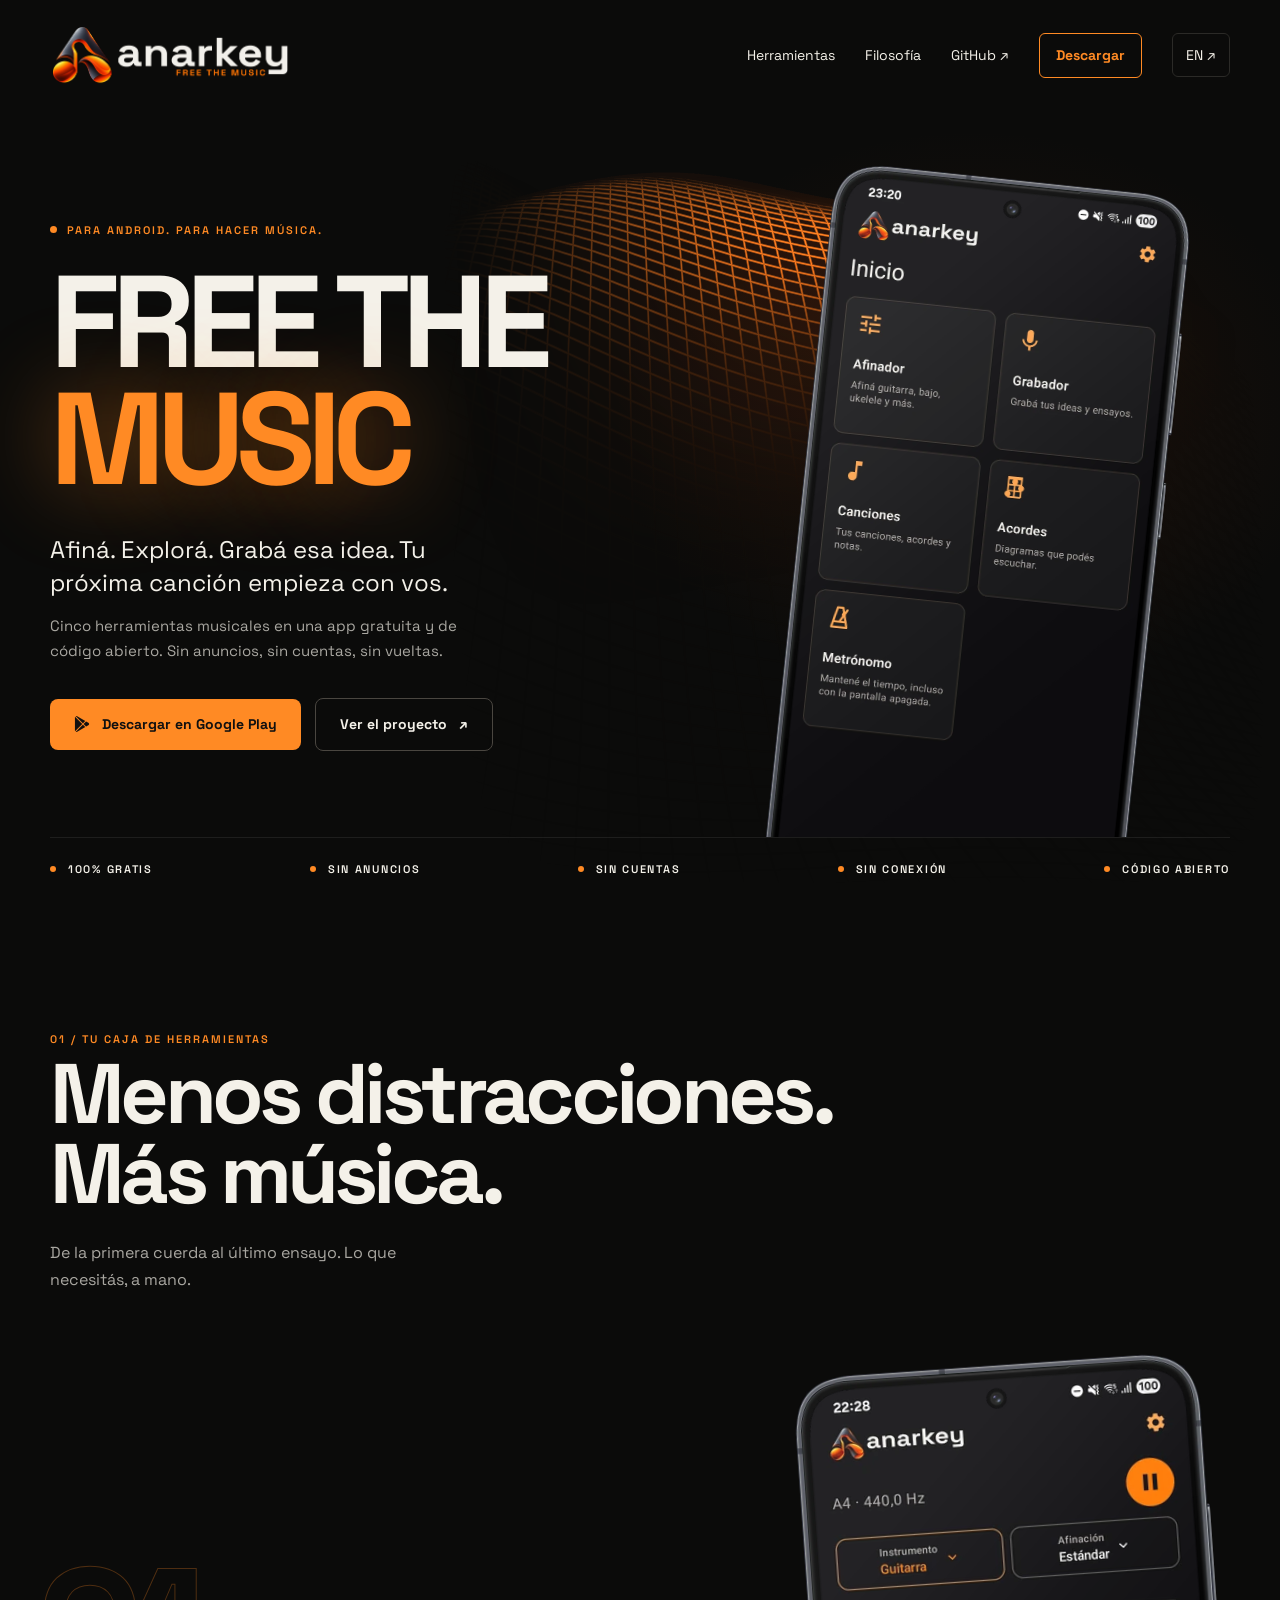
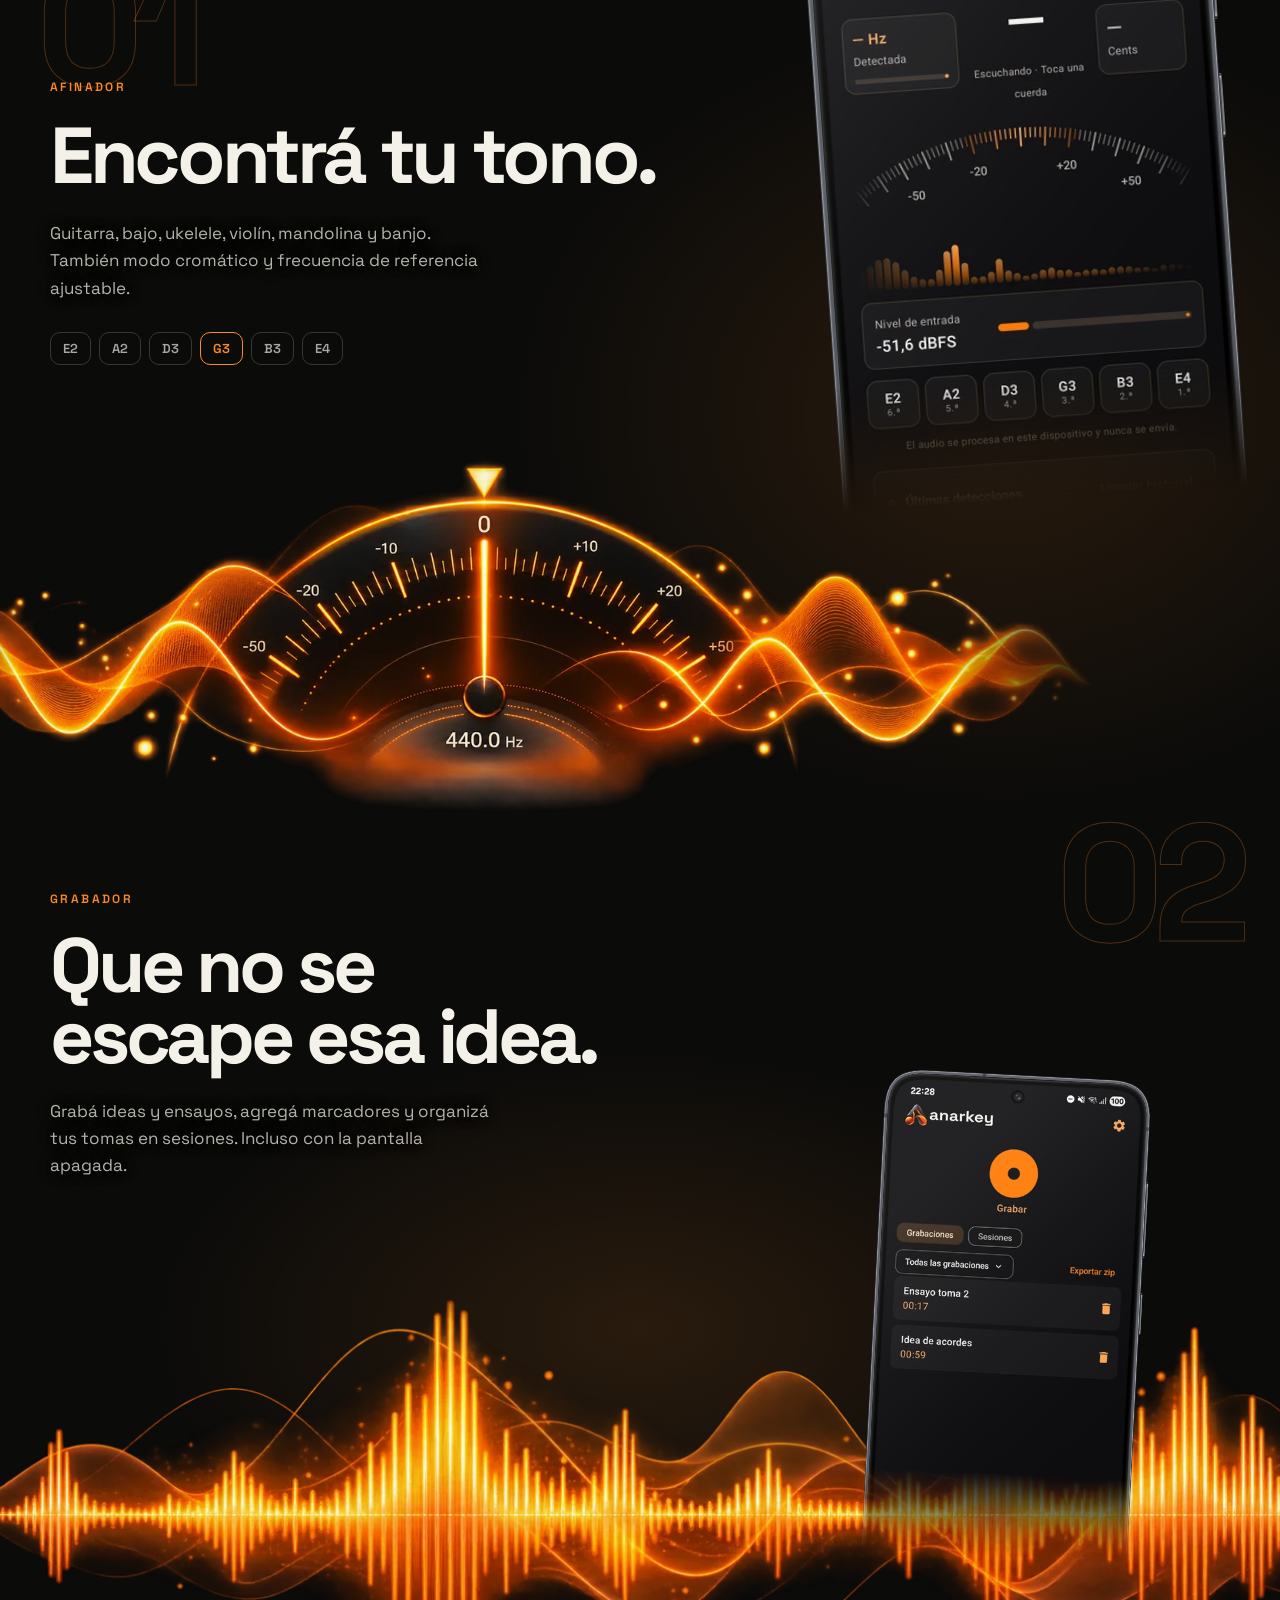
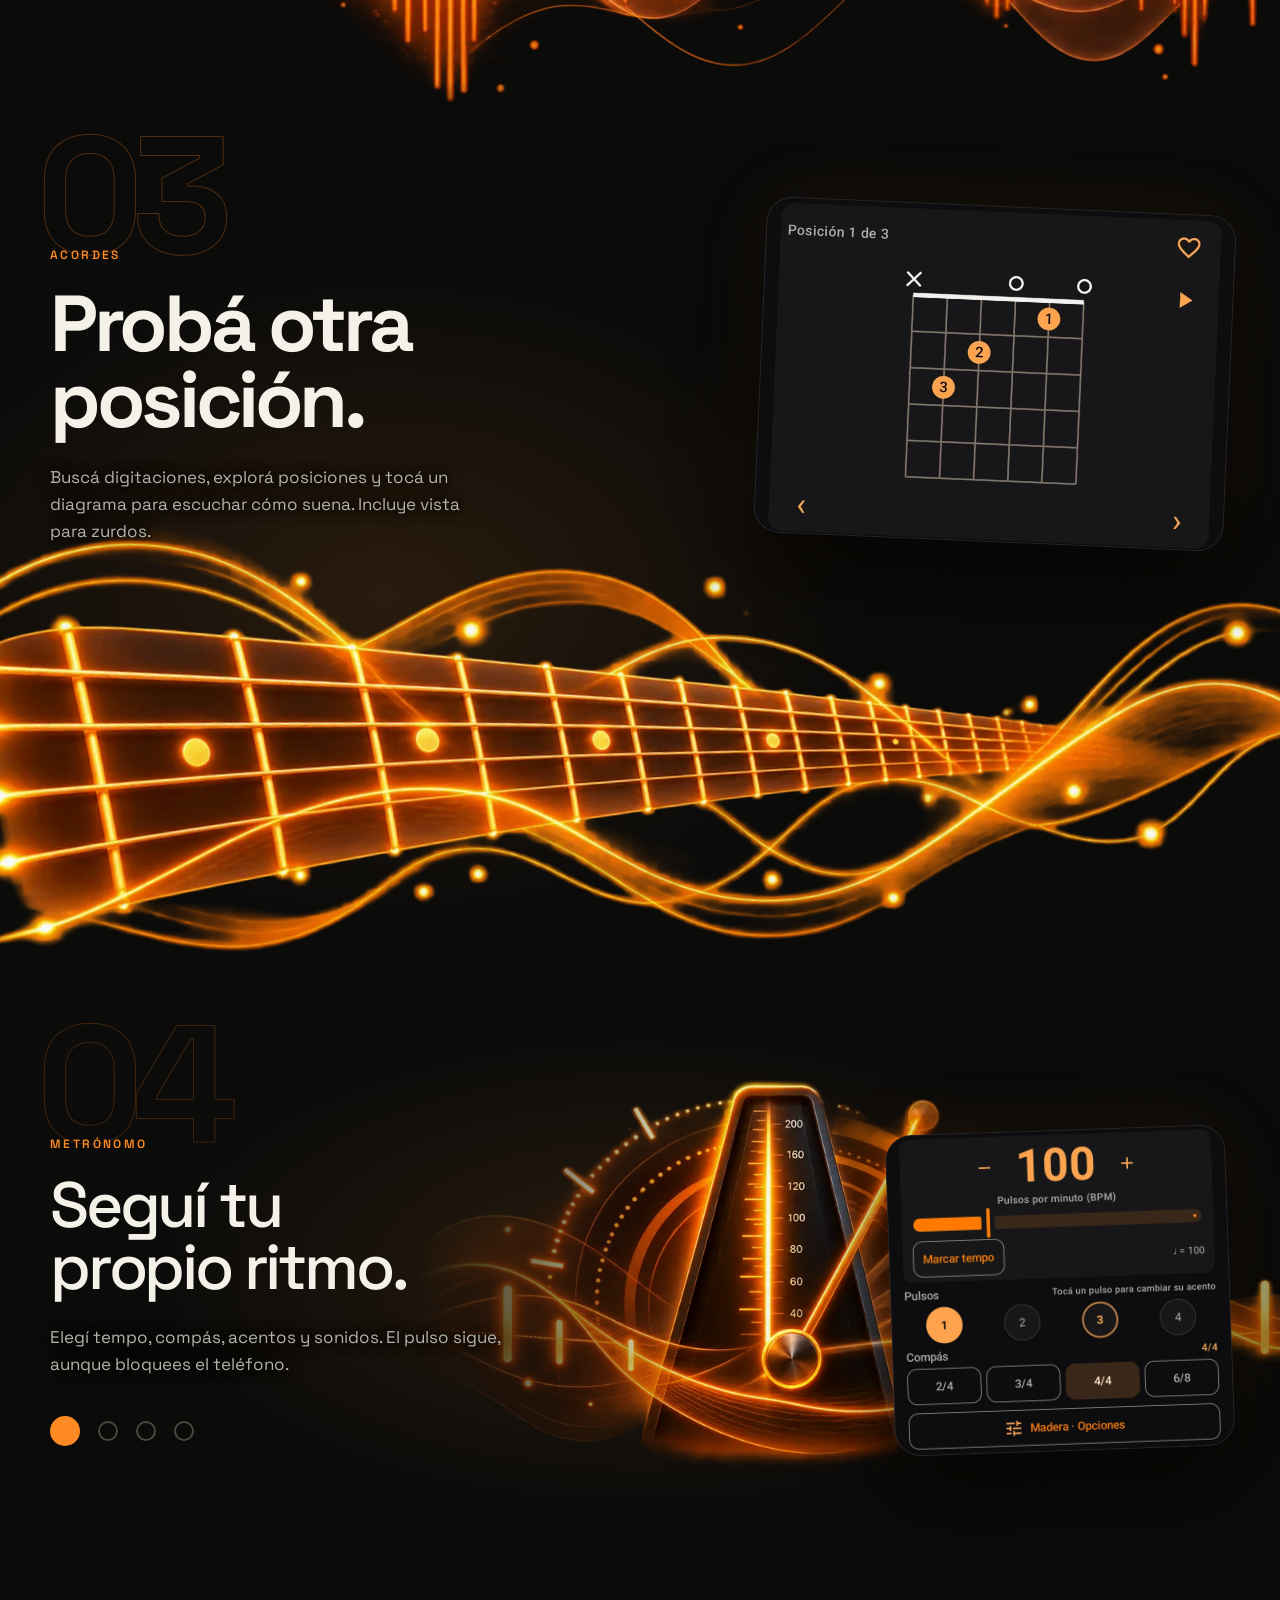
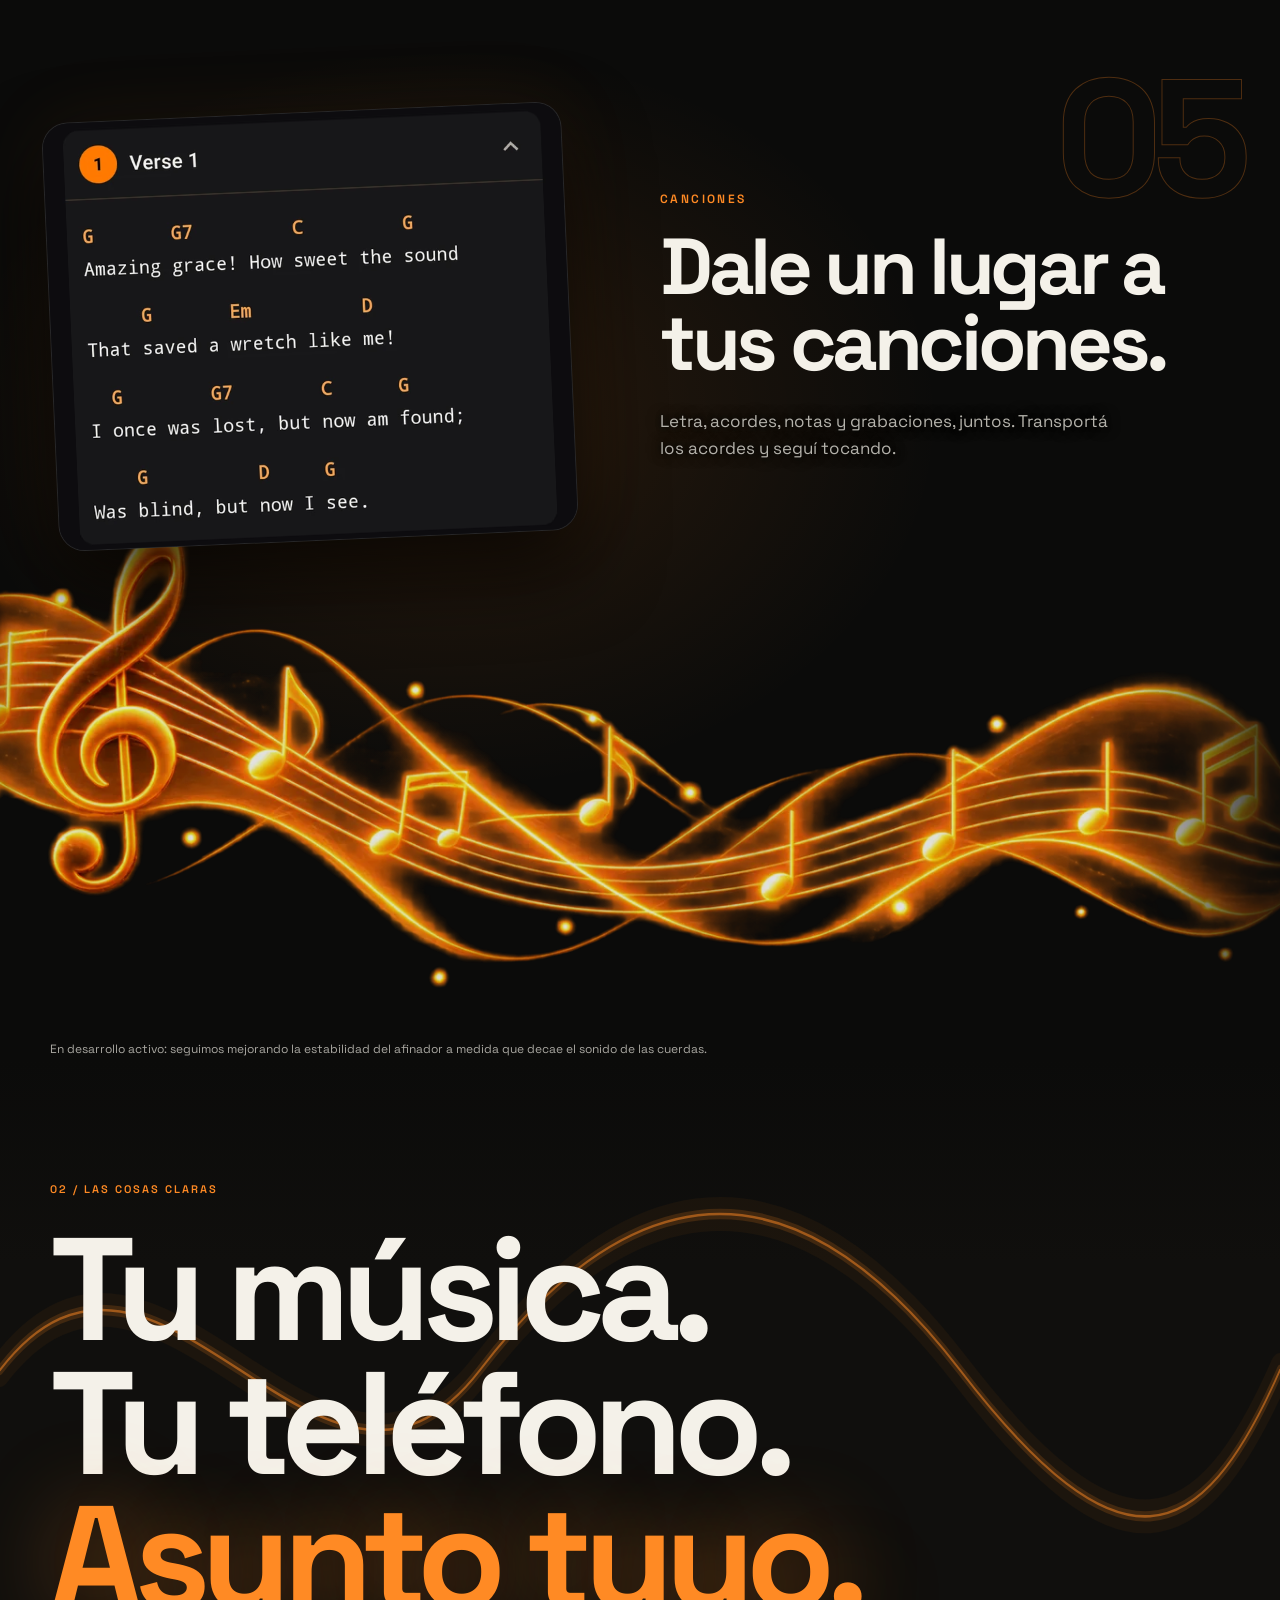
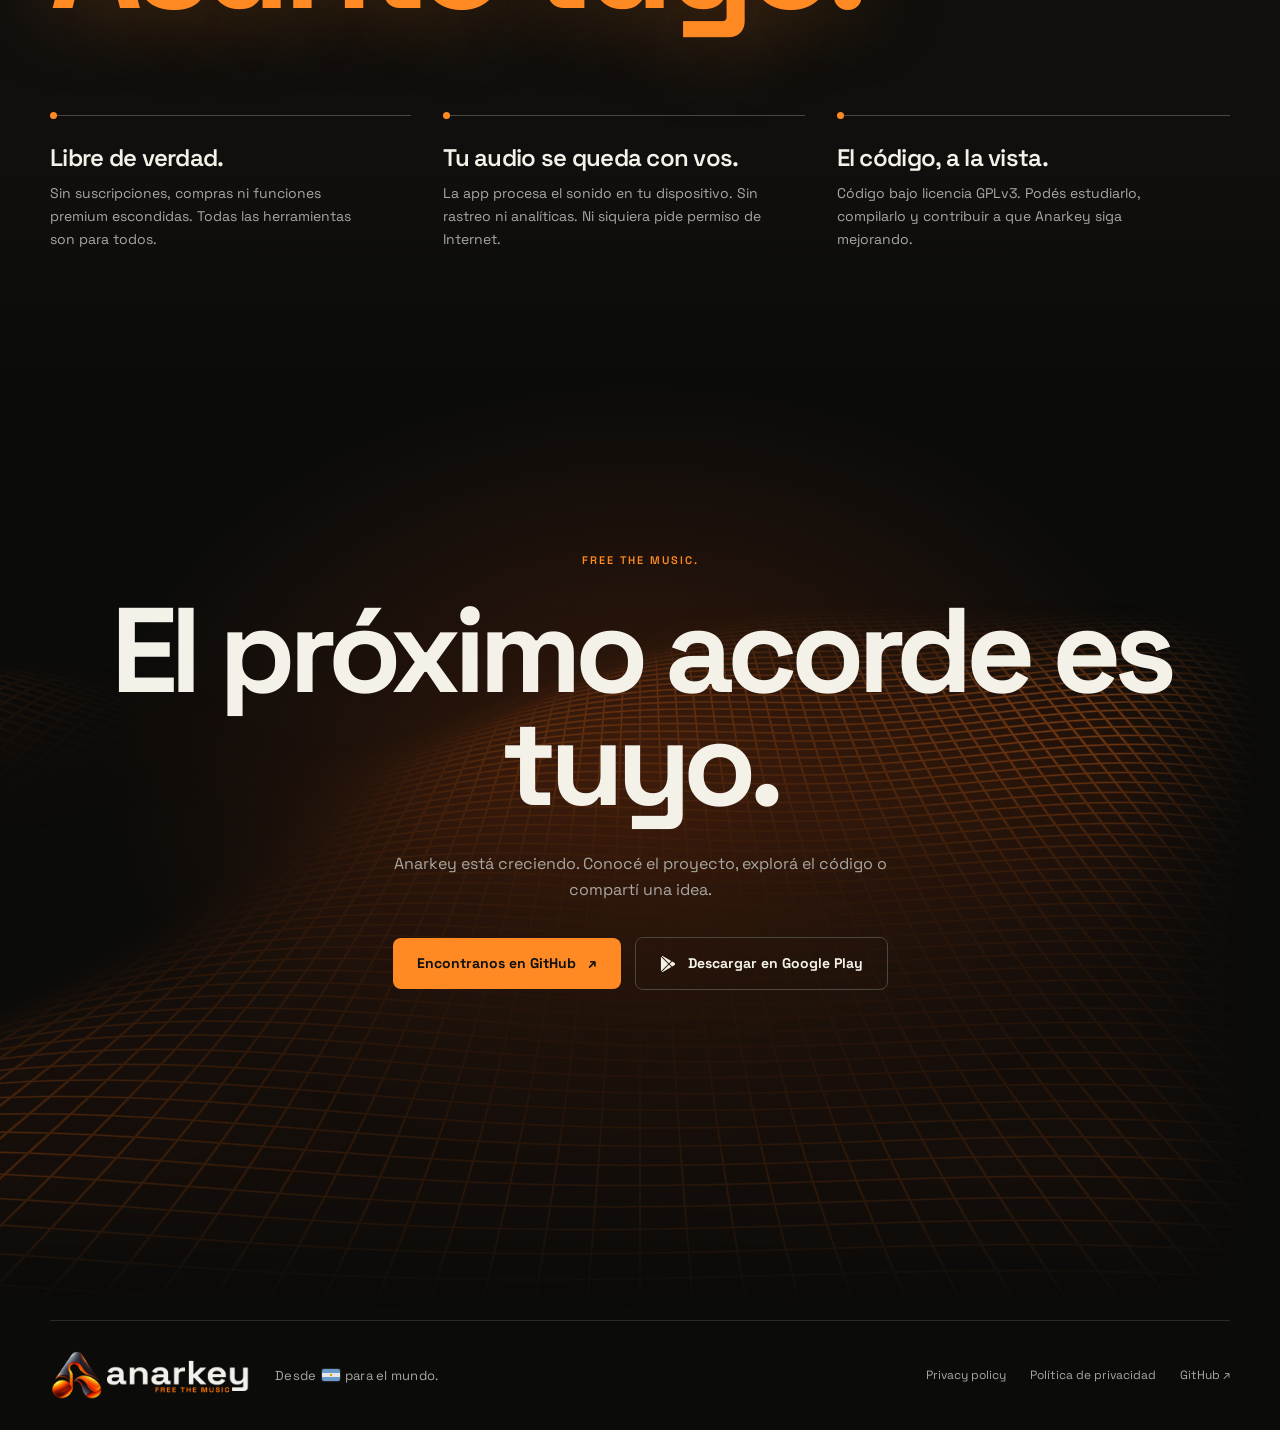
<file: docs/index.html>
<!doctype html>
<html lang="es"><head><meta charset="utf-8"><meta name="viewport" content="width=device-width, initial-scale=1"><meta name="google-play-url" content="https://play.google.com/store/apps/details?id=org.anarkey.app"><meta name="theme-color" content="#0b0b0a"><title>Anarkey — Free the music</title><link rel="canonical" href="https://pablopramparo.github.io/anarkey/"><meta name="description" content="Herramientas musicales gratuitas y de código abierto para Android. Afinador, grabador, canciones, acordes y metrónomo. Sin anuncios ni conexión."><link rel="icon" href="favicon.ico" sizes="48x48"><link rel="icon" type="image/png" sizes="48x48" href="assets/favicon-48.png"><link rel="icon" type="image/png" sizes="192x192" href="assets/favicon-192.png"><link rel="apple-touch-icon" href="assets/apple-touch-icon.png"><link rel="preload" href="assets/space-grotesk.ttf" as="font" type="font/ttf" crossorigin><script>document.documentElement.classList.add("js")</script><link rel="stylesheet" href="assets/site.css?v=53"><script src="assets/site.js?v=9" defer></script><script src="assets/surface.js?v=57" defer></script></head>
<body><a class="skip" href="#main"><span data-en="Skip to content">Saltar al contenido</span></a>
<header class="wrap header"><a class="brand" href="#" aria-label="Anarkey"><img src="assets/anarkey-logo-slogan.png" width="3921" height="960" alt="Anarkey — Free the music"></a><nav aria-label="Navegación principal"><a href="#tools"><span data-en="Tools">Herramientas</span></a><a href="#principles"><span data-en="Philosophy">Filosofía</span></a><a href="https://github.com/pablopramparo/anarkey" target="_blank" rel="noopener">GitHub ↗</a><a class="nav-play" data-google-play data-short aria-disabled="true"><span data-en="Download">Descargar</span></a><button id="language" type="button" aria-label="Switch to English" hidden>EN ↗</button></nav></header>

<main id="main">
<!-- HERO -->
<section class="hero">
  <div class="surface surface-hero" data-surface="hero" aria-hidden="true"><canvas></canvas></div>
  <div class="wrap hero-grid">
    <div class="hero-copy">
      <p class="eyebrow"><span class="status-dot"></span><span data-en="FOR ANDROID. FOR MAKING MUSIC.">PARA ANDROID. PARA HACER MÚSICA.</span></p>
      <h1>FREE THE<br><span>MUSIC</span></h1>
      <p class="intro"><span data-en="Tune up. Explore. Record that idea. Your next song starts with you.">Afiná. Explorá. Grabá esa idea. Tu próxima canción empieza con vos.</span></p>
      <p class="hero-detail"><span data-en="Five music tools in one free, open-source app. No ads, no accounts, no nonsense.">Cinco herramientas musicales en una app gratuita y de código abierto. Sin anuncios, sin cuentas, sin vueltas.</span></p>
      <div class="actions">
        <a class="button primary play-link" data-google-play aria-disabled="true"><span data-en="Coming soon on Google Play">Próximamente en Google Play</span></a>
        <a class="button ghost" href="https://github.com/pablopramparo/anarkey" target="_blank" rel="noopener"><span data-en="View the project">Ver el proyecto</span> ↗</a>
      </div>
    </div>
    <div class="hero-art">
      <div class="phone hero-phone"><div class="screen"><img data-screen="home" src="assets/screens/home-es-720.webp" srcset="assets/screens/home-es-360.webp 360w, assets/screens/home-es-720.webp 720w" sizes="(max-width:700px) 290px, 400px" width="360" height="800" alt="Pantalla de inicio de Anarkey, con sus cinco herramientas" data-alt-en="Anarkey home screen with its five tools" fetchpriority="high"></div></div>
    </div>
  </div>
    <ul class="wrap values" aria-label="Anarkey"><li data-en="100% FREE">100% GRATIS</li><li data-en="NO ADS">SIN ANUNCIOS</li><li data-en="NO ACCOUNTS">SIN CUENTAS</li><li data-en="WORKS OFFLINE">SIN CONEXIÓN</li><li data-en="OPEN SOURCE">CÓDIGO ABIERTO</li></ul>
</section>

<!-- TOOLS -->
<section id="tools" class="tools">
  <div class="wrap tools-head reveal">
    <p class="eyebrow"><span data-en="01 / YOUR TOOLBOX">01 / TU CAJA DE HERRAMIENTAS</span></p>
    <h2><span data-en="Fewer distractions. More music.">Menos distracciones. Más música.</span></h2>
    <p class="tools-sub"><span data-en="From the first string to the last rehearsal. What you need, within reach.">De la primera cuerda al último ensayo. Lo que necesitás, a mano.</span></p>
  </div>

  <!-- 01 TUNER: the origin, full bleed -->
  <article class="tool t-tuner">
    <img class="art art-tuner" data-drift="40" src="assets/bg/afinador-1600.webp" srcset="assets/bg/afinador-800.webp 800w, assets/bg/afinador-1600.webp 1600w" sizes="100vw" width="1600" height="480" alt="" loading="lazy" decoding="async">
    <div class="wrap t-tuner-grid">
      <div class="t-copy reveal">
        <span class="index" aria-hidden="true">01</span>
        <p class="tool-label"><span data-en="Tuner">Afinador</span></p>
        <h3><span data-en="Find your pitch.">Encontrá tu tono.</span></h3>
        <p class="lead"><span data-en="Guitar, bass, ukulele, violin, mandolin and banjo. Plus chromatic mode and adjustable reference frequency.">Guitarra, bajo, ukelele, violín, mandolina y banjo. También modo cromático y frecuencia de referencia ajustable.</span></p>
        <ul class="chips" aria-hidden="true"><li>E2</li><li>A2</li><li>D3</li><li>G3</li><li>B3</li><li>E4</li></ul>
      </div>
      <div class="phone tool-phone t-tuner-phone"><div class="screen"><img data-screen="tuner" src="assets/screens/tuner-es-720.webp" srcset="assets/screens/tuner-es-360.webp 360w, assets/screens/tuner-es-720.webp 720w" sizes="(max-width:700px) 250px, 330px" width="360" height="800" alt="Afinador de Anarkey" data-alt-en="Anarkey tuner" loading="lazy"></div></div>
    </div>
  </article>

  <!-- 02 RECORDER: wide, horizontal, waveform as a stage -->
  <article class="tool t-recorder">
    <div class="wrap">
      <div class="t-rec-head reveal">
        <span class="index" aria-hidden="true">02</span>
        <p class="tool-label"><span data-en="Recorder">Grabador</span></p>
        <h3><span data-en="Catch that idea.">Que no se escape esa idea.</span></h3>
        <p class="lead t-rec-lead reveal"><span data-en="Record ideas and rehearsals, add markers and organize takes into sessions. Even with the screen off.">Grabá ideas y ensayos, agregá marcadores y organizá tus tomas en sesiones. Incluso con la pantalla apagada.</span></p>
      </div>
    </div>
    <div class="t-rec-stage">
      <img class="art art-rec" data-drift="-50" src="assets/bg/grabador-1600.webp" srcset="assets/bg/grabador-800.webp 800w, assets/bg/grabador-1600.webp 1600w" sizes="100vw" width="1600" height="418" alt="" loading="lazy" decoding="async">
      <div class="phone rec-phone"><div class="screen"><img data-screen="recorder" src="assets/screens/recorder-es-720.webp" srcset="assets/screens/recorder-es-360.webp 360w, assets/screens/recorder-es-720.webp 720w" sizes="(max-width:700px) 260px, 300px" width="360" height="800" alt="Grabador de Anarkey" data-alt-en="Anarkey recorder" loading="lazy"></div></div>
    </div>
  </article>

  <!-- 03 CHORDS: asymmetric, fretboard enters from the edge -->
  <article class="tool t-chords">
    <div class="wrap t-chords-grid">
      <div class="t-copy reveal">
        <span class="index" aria-hidden="true">03</span>
        <p class="tool-label"><span data-en="Chords">Acordes</span></p>
        <h3><span data-en="Try another voicing.">Probá otra posición.</span></h3>
        <p class="lead"><span data-en="Find fingerings, explore voicings and tap a diagram to hear the chord. Left-handed view included.">Buscá digitaciones, explorá posiciones y tocá un diagrama para escuchar cómo suena. Incluye vista para zurdos.</span></p>
      </div>
      <figure class="frag frag-chords reveal"><div class="frag-crop" style="--ar:1080/773;--y:-56.7%"><img data-screen="chords" src="assets/screens/chords-es-720.webp" srcset="assets/screens/chords-es-360.webp 360w, assets/screens/chords-es-720.webp 720w" sizes="(max-width:700px) 86vw, 470px" width="360" height="800" alt="Diagrama de acorde de Anarkey" data-alt-en="Anarkey chord diagram" loading="lazy"></div></figure>
    </div>
    <img class="art art-chords" data-drift="30" src="assets/bg/acordes-1600.webp" srcset="assets/bg/acordes-800.webp 800w, assets/bg/acordes-1600.webp 1600w" sizes="(max-width:700px) 160vw, 90vw" width="1600" height="469" alt="" loading="lazy" decoding="async">
  </article>

  <!-- 04 METRONOME: the calm one -->
  <article class="tool t-metro">
    <div class="wrap t-metro-grid">
      <div class="t-copy reveal">
        <span class="index" aria-hidden="true">04</span>
        <p class="tool-label"><span data-en="Metronome">Metrónomo</span></p>
        <h3><span data-en="Keep your own time.">Seguí tu propio ritmo.</span></h3>
        <p class="lead"><span data-en="Choose tempo, time signature, accents and sounds. The beat keeps going when you lock your phone.">Elegí tempo, compás, acentos y sonidos. El pulso sigue, aunque bloquees el teléfono.</span></p>
        <div class="pulses" aria-hidden="true"><i class="accent"></i><i></i><i></i><i></i></div>
      </div>
      <figure class="frag frag-metro reveal"><div class="frag-crop" style="--ar:1080/1020;--y:-29.6%"><img data-screen="metronome" src="assets/screens/metronome-es-720.webp" srcset="assets/screens/metronome-es-360.webp 360w, assets/screens/metronome-es-720.webp 720w" sizes="(max-width:700px) 86vw, 420px" width="360" height="800" alt="Controles del metrónomo de Anarkey" data-alt-en="Anarkey metronome controls" loading="lazy"></div></figure>
    </div>
    <img class="art art-metro" data-drift="-30" src="assets/bg/metronomo-1600.webp" srcset="assets/bg/metronomo-800.webp 800w, assets/bg/metronomo-1600.webp 1600w" sizes="(max-width:700px) 150vw, 70vw" width="1600" height="504" alt="" loading="lazy" decoding="async">
  </article>

  <!-- 05 SONGS: staff, lyrics and chords -->
  <article class="tool t-songs">
    <div class="wrap t-songs-grid">
      <figure class="frag frag-songs reveal"><div class="frag-crop" style="--ar:1080/890;--y:-77.8%"><img data-screen="songs" src="assets/screens/songs-es-720.webp" srcset="assets/screens/songs-es-360.webp 360w, assets/screens/songs-es-720.webp 720w" sizes="(max-width:700px) 90vw, 520px" width="360" height="800" alt="Letra con acordes en Anarkey" data-alt-en="Lyrics with chords in Anarkey" loading="lazy"></div></figure>
      <div class="t-copy reveal">
        <span class="index" aria-hidden="true">05</span>
        <p class="tool-label"><span data-en="Songs">Canciones</span></p>
        <h3><span data-en="Give your songs a home.">Dale un lugar a tus canciones.</span></h3>
        <p class="lead"><span data-en="Lyrics, chords, notes and recordings, together. Transpose your chords and keep playing.">Letra, acordes, notas y grabaciones, juntos. Transportá los acordes y seguí tocando.</span></p>
      </div>
    </div>
    <img class="art art-songs" data-drift="50" src="assets/bg/canciones-1600.webp" srcset="assets/bg/canciones-800.webp 800w, assets/bg/canciones-1600.webp 1600w" sizes="100vw" width="1600" height="510" alt="" loading="lazy" decoding="async">
  </article>

  <div class="wrap"><p class="development-note"><span data-en="In active development: we’re still improving tuner stability as plucked strings decay.">En desarrollo activo: seguimos mejorando la estabilidad del afinador a medida que decae el sonido de las cuerdas.</span></p></div>
</section>

<!-- PHILOSOPHY -->
<section id="principles" class="principles">
  <svg class="principles-wave" viewBox="0 0 1600 400" preserveAspectRatio="none" aria-hidden="true" focusable="false"><g fill="none" stroke="#ff8a24" stroke-linecap="round"><path d="M0 200 C 200 40 400 360 600 200 S 1000 40 1200 200 S 1500 340 1600 200" stroke-width="26" stroke-opacity=".05"/><path d="M0 200 C 200 40 400 360 600 200 S 1000 40 1200 200 S 1500 340 1600 200" stroke-width="8" stroke-opacity=".16"/><path d="M0 200 C 200 40 400 360 600 200 S 1000 40 1200 200 S 1500 340 1600 200" stroke-width="2" stroke-opacity=".5"/></g></svg>
  <div class="wrap">
    <p class="eyebrow reveal"><span data-en="02 / NO FINE PRINT">02 / LAS COSAS CLARAS</span></p>
    <h2 class="manifesto reveal"><span data-en="Your music.">Tu música.</span><br><span data-en="Your phone.">Tu teléfono.</span><br><em><span data-en="Your business.">Asunto tuyo.</span></em></h2>
    <div class="principle-list">
      <article class="reveal"><h3><span data-en="Actually free.">Libre de verdad.</span></h3><p><span data-en="No subscriptions, purchases or hidden premium features. Every tool is for everyone.">Sin suscripciones, compras ni funciones premium escondidas. Todas las herramientas son para todos.</span></p></article>
      <article class="reveal"><h3><span data-en="Your audio stays with you.">Tu audio se queda con vos.</span></h3><p><span data-en="The app processes sound on your device. No tracking or analytics. It doesn’t even request Internet permission.">La app procesa el sonido en tu dispositivo. Sin rastreo ni analíticas. Ni siquiera pide permiso de Internet.</span></p></article>
      <article class="reveal"><h3><span data-en="The code is yours to inspect.">El código, a la vista.</span></h3><p><span data-en="GPLv3-licensed code. Study it, build it and help make Anarkey better.">Código bajo licencia GPLv3. Podés estudiarlo, compilarlo y contribuir a que Anarkey siga mejorando.</span></p></article>
    </div>
  </div>
</section>

<!-- CLOSING: the hero's sound, laid flat -->
<section class="closing">
  <div class="surface surface-closing" data-surface="closing" aria-hidden="true"><canvas></canvas></div>
  <div class="wrap closing-inner reveal">
    <p class="eyebrow">FREE THE MUSIC.</p>
    <h2><span data-en="The next chord is yours.">El próximo acorde es tuyo.</span></h2>
    <p class="closing-sub"><span data-en="Anarkey is growing. Explore the project, browse the code or share an idea.">Anarkey está creciendo. Conocé el proyecto, explorá el código o compartí una idea.</span></p>
    <div class="actions"><a class="button primary" href="https://github.com/pablopramparo/anarkey" target="_blank" rel="noopener"><span data-en="Find us on GitHub">Encontranos en GitHub</span> ↗</a><a class="button ghost play-link" data-google-play aria-disabled="true"><span data-en="Coming soon on Google Play">Próximamente en Google Play</span></a></div>
  </div>
</section>
</main>
<footer class="wrap footer"><a class="brand" href="#"><img src="assets/anarkey-logo-slogan.png" width="3921" height="960" alt="Anarkey — Free the music" loading="lazy"></a><p class="origin"><span data-en="From">Desde</span> <span class="flag" role="img" aria-label="Argentina"><svg viewBox="0 0 18 12" width="18" height="12" aria-hidden="true" focusable="false"><rect width="18" height="12" fill="#74acdf"/><rect y="4" width="18" height="4" fill="#fff"/><circle cx="9" cy="6" r="1.2" fill="#f6b40e"/></svg></span> <span data-en="to the world.">para el mundo.</span></p><div><a href="privacy/" lang="en">Privacy policy</a><a href="privacy/es/" lang="es">Política de privacidad</a><a href="https://github.com/pablopramparo/anarkey" target="_blank" rel="noopener">GitHub ↗</a></div></footer></body></html>
</file>
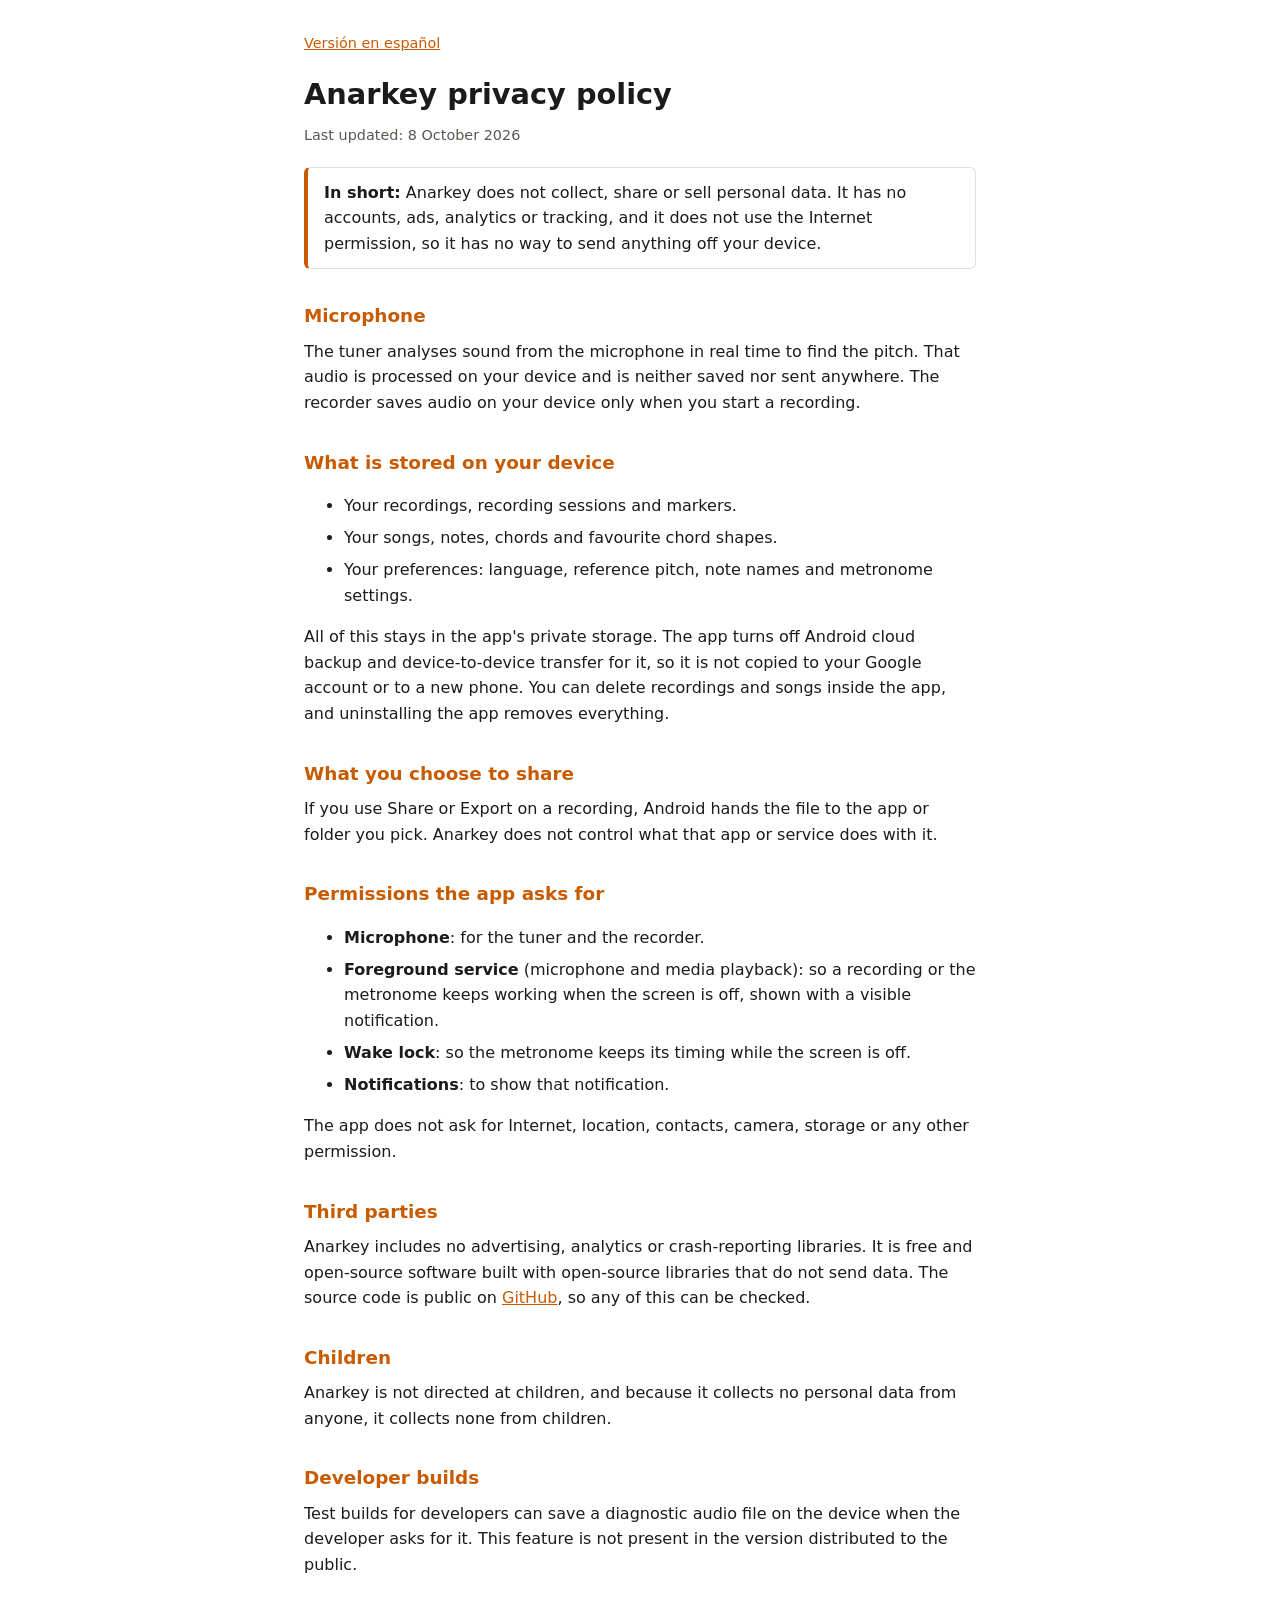
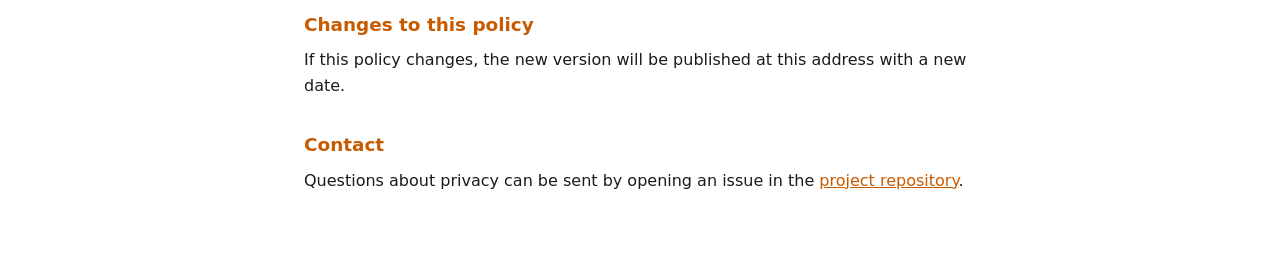
<file: docs/privacy/index.html>
<!doctype html>
<html lang="en">
<head>
<meta charset="utf-8">
<meta name="viewport" content="width=device-width, initial-scale=1">
<title>Anarkey privacy policy</title><link rel="canonical" href="https://pablopramparo.github.io/anarkey/privacy/"><link rel="alternate" hreflang="en" href="https://pablopramparo.github.io/anarkey/privacy/"><link rel="alternate" hreflang="es" href="https://pablopramparo.github.io/anarkey/privacy/es/"><link rel="alternate" hreflang="x-default" href="https://pablopramparo.github.io/anarkey/privacy/">
<style>
  :root { color-scheme: light dark; --bg: #fff; --fg: #1d1b1a; --muted: #5c5650; --accent: #c85a00; --line: #e3dfda; }
  @media (prefers-color-scheme: dark) { :root { --bg: #0c0c0e; --fg: #f3f0eb; --muted: #b0aaa4; --accent: #ffa34d; --line: #39322c; } }
  body { margin: 0; background: var(--bg); color: var(--fg); font: 16px/1.6 system-ui, -apple-system, "Segoe UI", Roboto, sans-serif; }
  main { max-width: 42rem; margin: 0 auto; padding: 2rem 1rem 4rem; }
  h1 { font-size: 1.8rem; margin: 0 0 .25rem; }
  h2 { font-size: 1.15rem; margin: 2rem 0 .5rem; color: var(--accent); }
  p, li { margin: .4rem 0; }
  .muted { color: var(--muted); font-size: .9rem; }
  .summary { border: 1px solid var(--line); border-left: 4px solid var(--accent); padding: .75rem 1rem; margin: 1.25rem 0; border-radius: 6px; }
  a { color: var(--accent); }
  nav { margin-bottom: 1rem; font-size: .9rem; }
</style>
</head>
<body>
<main>
<nav><a href="es/">Versión en español</a></nav>
<h1>Anarkey privacy policy</h1>
<p class="muted">Last updated: 8 October 2026</p>

<div class="summary">
  <strong>In short:</strong> Anarkey does not collect, share or sell personal data. It has no accounts, ads,
  analytics or tracking, and it does not use the Internet permission, so it has no way to send anything off your device.
</div>

<h2>Microphone</h2>
<p>The tuner analyses sound from the microphone in real time to find the pitch. That audio is processed on your
device and is neither saved nor sent anywhere. The recorder saves audio on your device only when you start a recording.</p>

<h2>What is stored on your device</h2>
<ul>
  <li>Your recordings, recording sessions and markers.</li>
  <li>Your songs, notes, chords and favourite chord shapes.</li>
  <li>Your preferences: language, reference pitch, note names and metronome settings.</li>
</ul>
<p>All of this stays in the app's private storage. The app turns off Android cloud backup and device-to-device transfer
for it, so it is not copied to your Google account or to a new phone. You can delete recordings and songs inside the app,
and uninstalling the app removes everything.</p>

<h2>What you choose to share</h2>
<p>If you use Share or Export on a recording, Android hands the file to the app or folder you pick. Anarkey does not
control what that app or service does with it.</p>

<h2>Permissions the app asks for</h2>
<ul>
  <li><strong>Microphone</strong>: for the tuner and the recorder.</li>
  <li><strong>Foreground service</strong> (microphone and media playback): so a recording or the metronome keeps working
  when the screen is off, shown with a visible notification.</li>
  <li><strong>Wake lock</strong>: so the metronome keeps its timing while the screen is off.</li>
  <li><strong>Notifications</strong>: to show that notification.</li>
</ul>
<p>The app does not ask for Internet, location, contacts, camera, storage or any other permission.</p>

<h2>Third parties</h2>
<p>Anarkey includes no advertising, analytics or crash-reporting libraries. It is free and open-source software built with
open-source libraries that do not send data. The source code is public on
<a href="https://github.com/pablopramparo/anarkey">GitHub</a>, so any of this can be checked.</p>

<h2>Children</h2>
<p>Anarkey is not directed at children, and because it collects no personal data from anyone, it collects none from children.</p>

<h2>Developer builds</h2>
<p>Test builds for developers can save a diagnostic audio file on the device when the developer asks for it. This feature is
not present in the version distributed to the public.</p>

<h2>Changes to this policy</h2>
<p>If this policy changes, the new version will be published at this address with a new date.</p>

<h2>Contact</h2>
<p>Questions about privacy can be sent by opening an issue in the
<a href="https://github.com/pablopramparo/anarkey/issues">project repository</a>.</p>
</main>
</body>
</html>
</file>
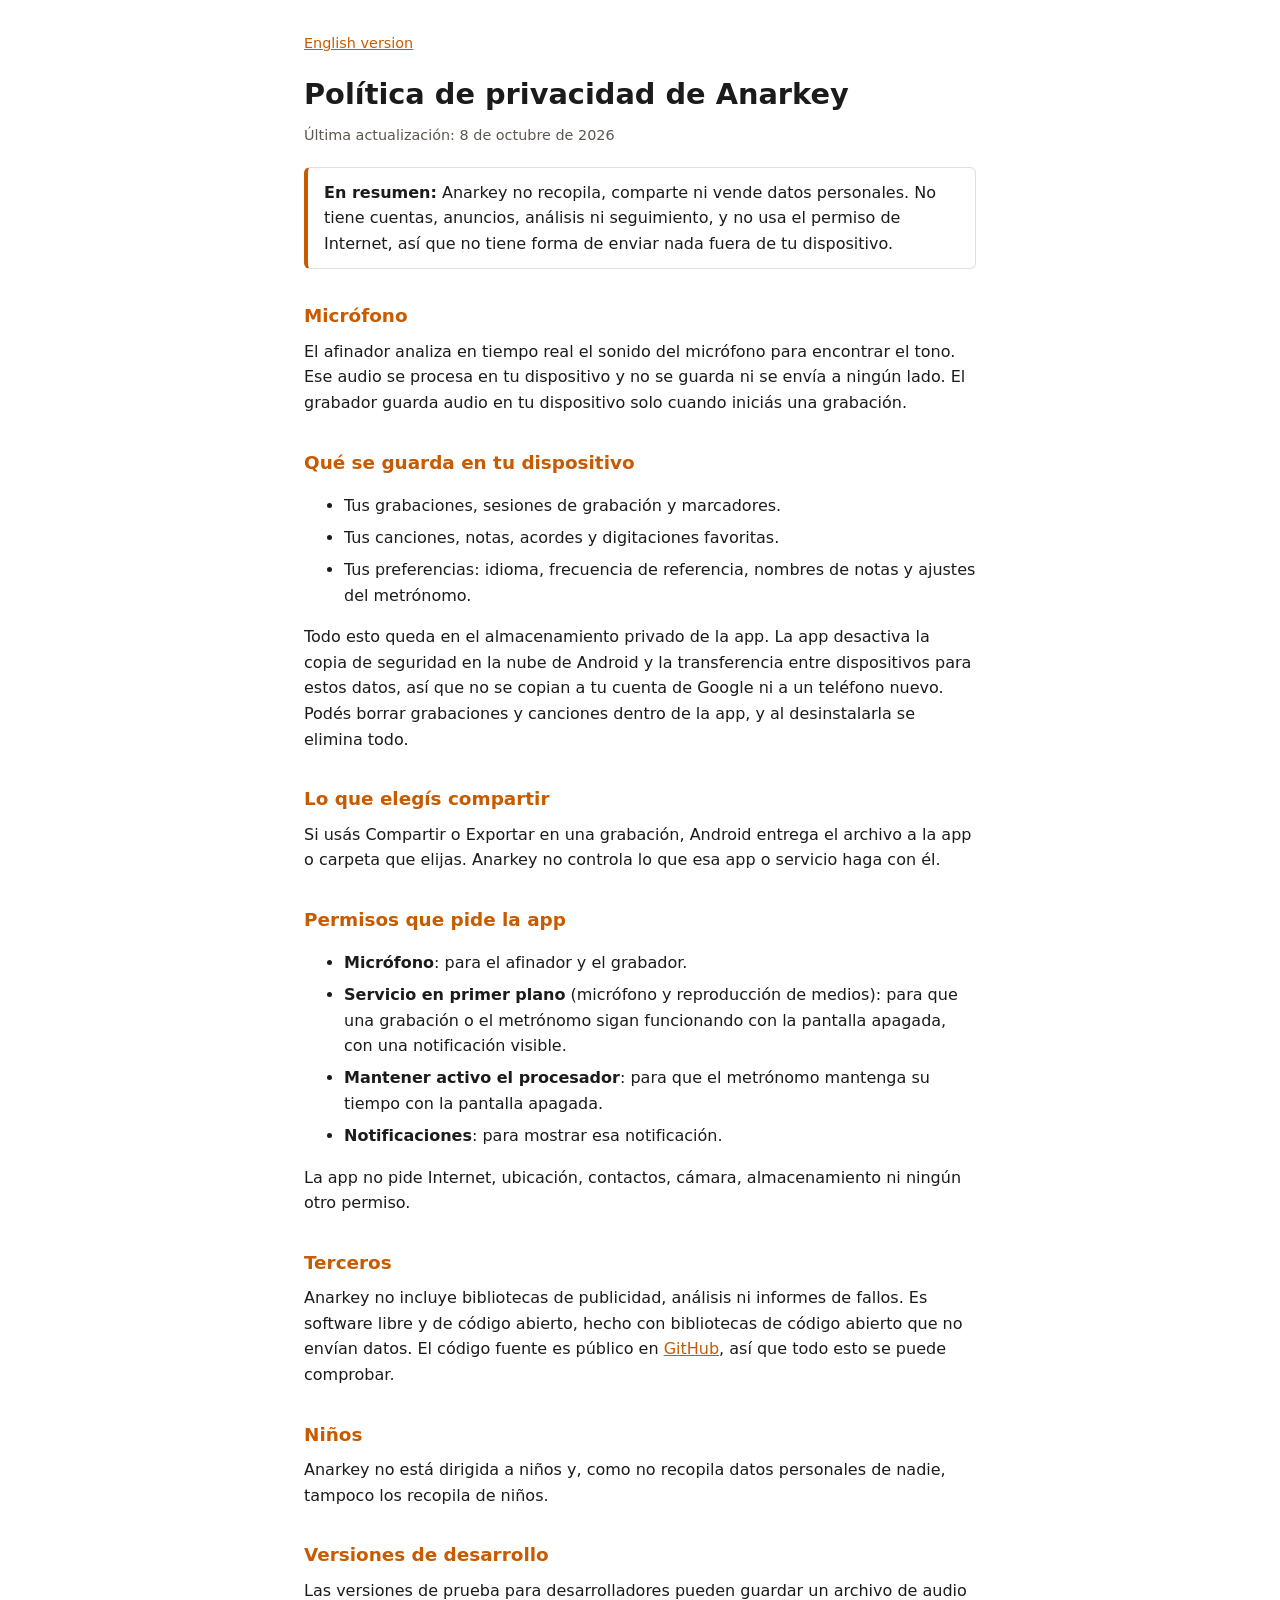
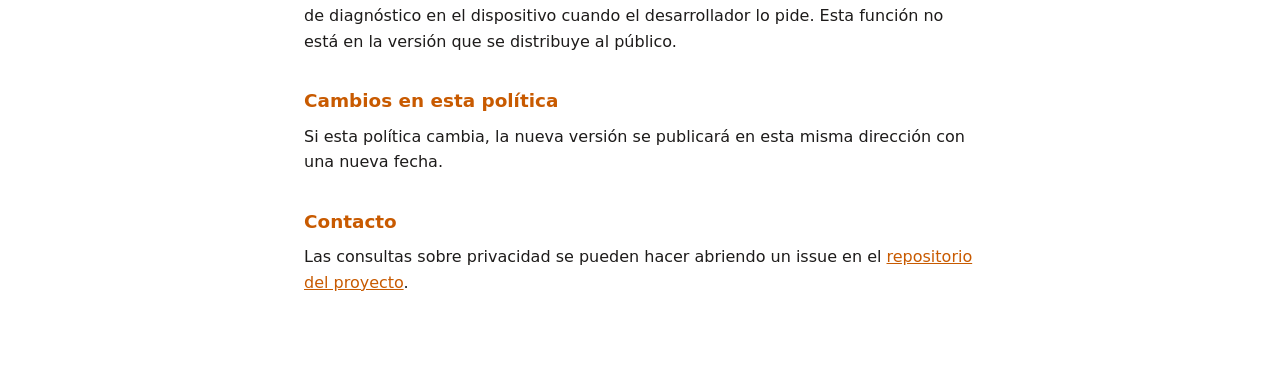
<file: docs/privacy/es/index.html>
<!doctype html>
<html lang="es">
<head>
<meta charset="utf-8">
<meta name="viewport" content="width=device-width, initial-scale=1">
<title>Política de privacidad de Anarkey</title><link rel="canonical" href="https://pablopramparo.github.io/anarkey/privacy/es/"><link rel="alternate" hreflang="en" href="https://pablopramparo.github.io/anarkey/privacy/"><link rel="alternate" hreflang="es" href="https://pablopramparo.github.io/anarkey/privacy/es/"><link rel="alternate" hreflang="x-default" href="https://pablopramparo.github.io/anarkey/privacy/">
<style>
  :root { color-scheme: light dark; --bg: #fff; --fg: #1d1b1a; --muted: #5c5650; --accent: #c85a00; --line: #e3dfda; }
  @media (prefers-color-scheme: dark) { :root { --bg: #0c0c0e; --fg: #f3f0eb; --muted: #b0aaa4; --accent: #ffa34d; --line: #39322c; } }
  body { margin: 0; background: var(--bg); color: var(--fg); font: 16px/1.6 system-ui, -apple-system, "Segoe UI", Roboto, sans-serif; }
  main { max-width: 42rem; margin: 0 auto; padding: 2rem 1rem 4rem; }
  h1 { font-size: 1.8rem; margin: 0 0 .25rem; }
  h2 { font-size: 1.15rem; margin: 2rem 0 .5rem; color: var(--accent); }
  p, li { margin: .4rem 0; }
  .muted { color: var(--muted); font-size: .9rem; }
  .summary { border: 1px solid var(--line); border-left: 4px solid var(--accent); padding: .75rem 1rem; margin: 1.25rem 0; border-radius: 6px; }
  a { color: var(--accent); }
  nav { margin-bottom: 1rem; font-size: .9rem; }
</style>
</head>
<body>
<main>
<nav><a href="../">English version</a></nav>
<h1>Política de privacidad de Anarkey</h1>
<p class="muted">Última actualización: 8 de octubre de 2026</p>

<div class="summary">
  <strong>En resumen:</strong> Anarkey no recopila, comparte ni vende datos personales. No tiene cuentas, anuncios,
  análisis ni seguimiento, y no usa el permiso de Internet, así que no tiene forma de enviar nada fuera de tu dispositivo.
</div>

<h2>Micrófono</h2>
<p>El afinador analiza en tiempo real el sonido del micrófono para encontrar el tono. Ese audio se procesa en tu
dispositivo y no se guarda ni se envía a ningún lado. El grabador guarda audio en tu dispositivo solo cuando iniciás una grabación.</p>

<h2>Qué se guarda en tu dispositivo</h2>
<ul>
  <li>Tus grabaciones, sesiones de grabación y marcadores.</li>
  <li>Tus canciones, notas, acordes y digitaciones favoritas.</li>
  <li>Tus preferencias: idioma, frecuencia de referencia, nombres de notas y ajustes del metrónomo.</li>
</ul>
<p>Todo esto queda en el almacenamiento privado de la app. La app desactiva la copia de seguridad en la nube de Android
y la transferencia entre dispositivos para estos datos, así que no se copian a tu cuenta de Google ni a un teléfono nuevo.
Podés borrar grabaciones y canciones dentro de la app, y al desinstalarla se elimina todo.</p>

<h2>Lo que elegís compartir</h2>
<p>Si usás Compartir o Exportar en una grabación, Android entrega el archivo a la app o carpeta que elijas. Anarkey no
controla lo que esa app o servicio haga con él.</p>

<h2>Permisos que pide la app</h2>
<ul>
  <li><strong>Micrófono</strong>: para el afinador y el grabador.</li>
  <li><strong>Servicio en primer plano</strong> (micrófono y reproducción de medios): para que una grabación o el metrónomo
  sigan funcionando con la pantalla apagada, con una notificación visible.</li>
  <li><strong>Mantener activo el procesador</strong>: para que el metrónomo mantenga su tiempo con la pantalla apagada.</li>
  <li><strong>Notificaciones</strong>: para mostrar esa notificación.</li>
</ul>
<p>La app no pide Internet, ubicación, contactos, cámara, almacenamiento ni ningún otro permiso.</p>

<h2>Terceros</h2>
<p>Anarkey no incluye bibliotecas de publicidad, análisis ni informes de fallos. Es software libre y de código abierto,
hecho con bibliotecas de código abierto que no envían datos. El código fuente es público en
<a href="https://github.com/pablopramparo/anarkey">GitHub</a>, así que todo esto se puede comprobar.</p>

<h2>Niños</h2>
<p>Anarkey no está dirigida a niños y, como no recopila datos personales de nadie, tampoco los recopila de niños.</p>

<h2>Versiones de desarrollo</h2>
<p>Las versiones de prueba para desarrolladores pueden guardar un archivo de audio de diagnóstico en el dispositivo cuando
el desarrollador lo pide. Esta función no está en la versión que se distribuye al público.</p>

<h2>Cambios en esta política</h2>
<p>Si esta política cambia, la nueva versión se publicará en esta misma dirección con una nueva fecha.</p>

<h2>Contacto</h2>
<p>Las consultas sobre privacidad se pueden hacer abriendo un issue en el
<a href="https://github.com/pablopramparo/anarkey/issues">repositorio del proyecto</a>.</p>
</main>
</body>
</html>
</file>
<file: docs/assets/site.css>
@font-face{font-family:Space;src:url('space-grotesk.ttf') format('truetype');font-weight:300 700;font-display:swap}
:root{color-scheme:dark;--bg:#0b0b0a;--card:#141413;--fg:#f4f1e9;--muted:#a9a7a1;--orange:#ff8a24;--orange-hi:#ffb347;--line:#2b2a27;--hh:111px}
*{box-sizing:border-box}html{scroll-behavior:smooth;scroll-padding-top:28px}body{margin:0;background:var(--bg);color:var(--fg);font:16px/1.65 Space,system-ui,sans-serif;overflow-x:hidden}a{color:inherit;text-decoration:none}button{font:inherit}a:focus-visible,button:focus-visible{outline:2px solid var(--orange);outline-offset:6px}a:hover{color:var(--orange)}img{max-width:100%;display:block;height:auto}ul{list-style:none;margin:0;padding:0}
.wrap{width:min(1180px,calc(100% - 80px));margin-inline:auto}
.header{position:relative;z-index:5;display:flex;align-items:center;justify-content:space-between;padding-block:26px}.brand{display:block;flex-shrink:0;width:240px}.brand img{width:100%;height:auto}.header nav{display:flex;align-items:center;gap:30px;font-size:14px}.header nav a{padding-block:10px}
button{cursor:pointer;border:1px solid var(--line);border-radius:6px;background:none;color:var(--fg);min-height:44px;padding:6px 13px;transition:border-color .2s}button:hover{border-color:var(--orange)}
.skip{position:absolute;left:16px;top:-100px;padding:12px;background:var(--orange);color:#101010;z-index:9}.skip:focus{top:10px}
.eyebrow{font-size:11px;font-weight:600;letter-spacing:2px;display:flex;align-items:center;gap:10px;margin:0 0 25px;color:var(--orange)}.status-dot{display:inline-block;width:7px;height:7px;border-radius:50%;background:var(--orange);flex-shrink:0}
.button{display:inline-flex;justify-content:center;align-items:center;gap:12px;padding:14px 24px;border-radius:8px;font-size:14px;font-weight:700;min-height:48px;transition:background .2s,transform .2s,box-shadow .2s,border-color .2s}
.primary{background:var(--orange);color:#101010}.primary:hover{background:var(--orange-hi);color:#101010;transform:translateY(-2px);box-shadow:0 10px 30px #ff8a2440}
.ghost{border:1px solid #4a4640;color:var(--fg)}.ghost:hover{border-color:var(--orange);transform:translateY(-2px)}
.play-link[aria-disabled="true"]{background:#1d1c1a;border:1px solid var(--line);color:var(--muted);cursor:default;transform:none;box-shadow:none}.play-link[href]::before{content:'';width:16px;height:16px;flex-shrink:0;background:currentColor;-webkit-mask:url(google-play-icon.png) center/contain no-repeat;mask:url(google-play-icon.png) center/contain no-repeat}.header nav>a.nav-play{padding:10px 16px;border:1px solid var(--orange);border-radius:6px;color:var(--orange);font-weight:700}.header nav>a.nav-play:hover{background:var(--orange);color:#101010}.header nav>a.nav-play[aria-disabled]{display:none}
.actions{display:flex;align-items:center;flex-wrap:wrap;gap:14px;margin-top:34px}

/* ---------- Phones and screenshot fragments ---------- */
.phone{position:relative;aspect-ratio:1775/3668;-webkit-mask-image:linear-gradient(#000 72%,transparent 87%);mask-image:linear-gradient(#000 72%,transparent 87%)}.phone::after{content:'';position:absolute;inset:0;background:url(phone-frame.webp) 0 0/100% 100% no-repeat;pointer-events:none}.screen{position:absolute;left:3.324%;top:1.609%;width:92.732%;height:96.783%;overflow:hidden;background:#0c0c0e}.screen img{width:100%;height:99.3%;margin-top:.7%;object-fit:cover;object-position:50% 0}
.frag{margin:0}.frag-crop{aspect-ratio:var(--ar);overflow:hidden;border-radius:26px;background:#0c0c0e;border:1px solid #ffffff1c;box-shadow:0 36px 80px #000b,0 0 80px #ff8a2414}.frag-crop img{width:100%;height:auto;margin-top:var(--y)}

/* ---------- Hero ---------- */
.hero{position:relative;overflow:hidden;isolation:isolate;margin-top:calc(var(--hh) * -1);padding-top:var(--hh);background:radial-gradient(ellipse 40% 45% at 76% 46%,#6a2e0e33,transparent 70%)}
.surface{position:absolute;inset:0;z-index:0;pointer-events:none}.surface::before{content:'';position:absolute;inset:-24px;background:center bottom/cover no-repeat;filter:blur(7px)}.surface canvas{position:absolute;inset:0;width:100%;height:100%;opacity:0;transition:opacity 1.4s ease}.surface.live canvas{opacity:1}
.surface-hero::before{background-image:url(bg/surface-hero.webp)}.surface-closing::before{background-image:url(bg/surface-closing.webp)}
.js .surface:not(.fallback)::before{content:none}
@media(max-width:700px){.surface-hero::before{background-image:url(bg/surface-hero-narrow.webp)}.surface-closing::before{background-image:url(bg/surface-closing-narrow.webp)}}
.hero-grid{position:relative;z-index:2;display:grid;grid-template-columns:1.3fr 1fr;align-items:center;gap:20px;min-height:560px;padding-block:24px 0;overflow-x:visible;overflow-y:clip}
@media(min-width:701px){.hero{min-height:100vh;min-height:100dvh;display:flex;flex-direction:column}.hero-grid{flex:1;width:min(1180px,calc(100% - 80px));margin-inline:auto}}
.hero h1{font-size:clamp(64px,min(10.2vw,17dvh),152px);line-height:.9;letter-spacing:-.065em;margin:0 0 34px;font-weight:700}.hero h1>span{color:var(--orange);text-shadow:0 0 90px #ff8a2477}
.intro{font-size:24px;line-height:1.4;max-width:460px;margin:0 0 14px}.hero-detail{color:var(--muted);max-width:450px;font-size:15px;margin:0}
.hero-art{position:relative;display:flex;justify-content:center;align-items:flex-end;align-self:stretch;min-height:0}.art-label{position:absolute;top:34px;right:0;font-size:10px;letter-spacing:2px;line-height:1.6;color:var(--muted)}
.hero-phone{width:min(368px,calc((100dvh - var(--hh)) * .46));margin-bottom:-90px;-webkit-mask-image:none;mask-image:none;rotate:6deg;transform:translateY(var(--py,0px));z-index:2}
.values{position:relative;z-index:2;display:flex;justify-content:space-between;gap:12px 24px;flex-wrap:wrap;padding-block:22px;border-top:1px solid #ffffff14;font-size:11px;font-weight:600;letter-spacing:1.7px}.values li::before{content:'';display:inline-block;width:6px;height:6px;border-radius:50%;background:var(--orange);margin-right:12px;vertical-align:1px}

/* ---------- Tools ---------- */
.tools{position:relative;isolation:isolate;padding-top:70px}
.tools-head{padding-block:60px 70px}.tools-head .eyebrow{margin-bottom:6px}.tools-head h2{font-size:clamp(46px,6.6vw,100px);line-height:.95;letter-spacing:-.055em;font-weight:700;margin:0;max-width:1000px;text-wrap:balance}.tools-sub{color:var(--muted);font-size:16px;margin:26px 0 0;max-width:380px}
.tool{position:relative;overflow-x:clip}.tool::before{content:'';position:absolute;inset:-140px 0;z-index:-1;pointer-events:none;background:radial-gradient(55% 40% at var(--gx,75%) var(--gy,50%),#ff8a2420,transparent 70%)}
.t-copy{position:relative}.index{position:absolute;z-index:-1;left:-14px;top:-.8em;font-size:clamp(110px,13vw,190px);line-height:1;font-weight:700;letter-spacing:-.07em;color:transparent;-webkit-text-stroke:1px #ff8a2447;user-select:none}
.tool-label{margin:0 0 20px;font-size:12px;font-weight:600;letter-spacing:2.4px;text-transform:uppercase;color:var(--orange)}
.tool h3{font-size:clamp(46px,6.2vw,96px);line-height:.96;letter-spacing:-.055em;font-weight:700;margin:0 0 26px;text-wrap:balance}
.lead{font-size:17px;line-height:1.6;color:#b4b2ab;max-width:450px;margin:0;text-shadow:0 0 14px #0b0b0a,0 0 5px #0b0b0a}
.art{position:absolute;pointer-events:none;user-select:none;translate:var(--dx,0px) 0}
.chips{display:flex;flex-wrap:wrap;gap:8px;margin-top:30px}.chips li{border:1px solid #3a3733;border-radius:10px;padding:5px 12px;font-size:13px;font-weight:600;color:var(--muted)}.chips li:nth-child(4){border-color:var(--orange);color:var(--orange)}

/* 01 tuner: the origin. Full bleed, phone breaks out of the grid */
.t-tuner{--gx:78%;--gy:55%;margin-top:10px;margin-bottom:-60px}
.t-tuner-grid{display:grid;grid-template-columns:1.05fr 400px;gap:30px;align-items:center;padding-bottom:300px;padding-top:60px}.t-tuner .t-copy{padding-top:0}
.tool-phone{width:410px;justify-self:end;margin-top:-70px;rotate:-4deg}
.art-tuner{left:-7vw;bottom:70px;width:min(1320px,96vw);-webkit-mask-image:linear-gradient(90deg,transparent,#000 12%,#000 88%,transparent);mask-image:linear-gradient(90deg,transparent,#000 12%,#000 88%,transparent)}

/* 02 recorder: a horizontal stage, the waveform is the set */
.t-recorder{--gx:50%;--gy:62%;padding-top:0}
.t-rec-head{position:relative;z-index:3;padding-top:40px}.t-recorder h3{font-size:clamp(52px,6vw,100px);line-height:.92;max-width:min(900px,calc(100% - 330px))}.t-recorder .index{top:-.3em;left:auto;right:-10px}
.t-rec-stage{position:relative;height:clamp(300px,31vw,450px);margin-top:-10px;margin-bottom:130px}.art-rec{-webkit-mask-image:linear-gradient(transparent,#000 12%,#000 88%,transparent);mask-image:linear-gradient(transparent,#000 12%,#000 88%,transparent);left:50%;top:50%;width:min(1900px,124vw);max-width:none;margin-left:calc(min(1900px,124vw)/-2);margin-top:calc(min(1900px,124vw)*.0654*-1)}
.rec-phone{position:absolute;z-index:2;right:max(7%,calc(50% - 500px));top:-95px;width:clamp(230px,21vw,300px);rotate:3deg}
.t-rec-lead{margin:26px 0 0}

/* 03 chords: copy and a crop of the diagram, the fretboard enters from the left edge */
.t-chords{--gx:30%;--gy:55%;padding-top:150px;overflow-x:clip}
.t-chords-grid{display:grid;grid-template-columns:1fr 470px;gap:60px;align-items:start;position:relative;z-index:2}.t-chords .frag{margin-top:-40px;rotate:2.5deg}
.art-chords{position:relative;display:block;left:-9vw;width:min(1760px,124vw);max-width:none;margin-top:-80px;rotate:-3deg}

/* 04 metronome: the calm one. Lighter type, more air, pulses */
.t-metro{--gx:50%;--gy:50%;padding-block:150px 110px}
.t-metro .t-copy{max-width:500px}.t-metro h3{font-weight:500;font-size:clamp(42px,5vw,76px);letter-spacing:-.05em}.t-metro .index{-webkit-text-stroke-color:#ff8a2433}
.t-metro-grid{display:grid;grid-template-columns:1fr 340px;gap:80px;align-items:center;position:relative;z-index:2}.t-metro .frag{rotate:-2deg}
.art-metro{left:50%;top:50%;width:min(1380px,104vw);margin-left:calc(min(1380px,104vw)/-2 + 9vw);margin-top:calc(min(1380px,104vw)*.157*-1);opacity:1;-webkit-mask-image:linear-gradient(90deg,transparent 22%,#000 44%,#000 84%,transparent 99%);mask-image:linear-gradient(90deg,transparent 22%,#000 44%,#000 84%,transparent 99%)}
.pulses{display:flex;align-items:center;gap:18px;margin-top:38px}.pulses i{width:20px;height:20px;border-radius:50%;border:2px solid #4a4640;animation:beat 2.4s infinite}.pulses i.accent{width:30px;height:30px;border-color:var(--orange);background:var(--orange);animation-name:beat-accent}.pulses i:nth-child(2){animation-delay:.6s}.pulses i:nth-child(3){animation-delay:1.2s}.pulses i:nth-child(4){animation-delay:1.8s}
@keyframes beat{0%,100%{border-color:#4a4640;box-shadow:none}6%{border-color:var(--orange-hi);box-shadow:0 0 22px #ff8a2499}28%{border-color:#4a4640;box-shadow:none}}
@keyframes beat-accent{0%,100%{box-shadow:0 0 0 0 #ff8a2400}6%{box-shadow:0 0 0 14px #ff8a2433}30%{box-shadow:0 0 0 0 #ff8a2400}}

/* 05 songs: staff behind, lyrics and chords in front */
.t-songs{--gx:35%;--gy:45%;padding-block:150px 0;overflow-x:clip}
.art-songs{position:relative;display:block;left:50%;width:min(1500px,118vw);max-width:none;translate:calc(-50% + var(--dx,0px)) 0;margin-top:-30px;opacity:.9;-webkit-mask-image:linear-gradient(90deg,transparent,#000 14%,#000 86%,transparent);mask-image:linear-gradient(90deg,transparent,#000 14%,#000 86%,transparent)}
.t-songs-grid{display:grid;grid-template-columns:520px 1fr;gap:80px;align-items:center;position:relative;z-index:2}.t-songs .frag{rotate:-2.5deg}.t-songs .t-copy{padding-left:10px}.t-songs .index{left:auto;right:-10px}
.development-note{color:var(--muted);font-size:12px;margin:30px 0 0;max-width:750px}

/* ---------- Philosophy ---------- */
.principles{position:relative;overflow:hidden;padding-block:120px 130px;background:linear-gradient(180deg,var(--bg),#100f0d 22%,#100f0d 78%,var(--bg))}
.principles-wave{position:absolute;left:0;top:50px;width:100%;height:520px;pointer-events:none}
.principles .wrap{position:relative}.manifesto{font-size:clamp(56px,11.4vw,176px);line-height:.92;letter-spacing:-.06em;font-weight:700;margin:0 0 90px}.manifesto em{font-style:normal;color:var(--orange);text-shadow:0 0 90px #ff8a2466}
.principle-list{display:grid;grid-template-columns:repeat(3,1fr);gap:0}.principle-list article{padding:28px 32px 0 0;margin-right:32px;border-top:1px solid #4a4640;position:relative}.principle-list article::before{content:'';position:absolute;top:-4px;left:0;width:7px;height:7px;border-radius:50%;background:var(--orange)}.principle-list article:last-child{margin-right:0}
.principle-list h3{font-size:24px;margin:0 0 10px;letter-spacing:-.03em;line-height:1.15;font-weight:600}.principle-list p{font-size:14px;color:var(--muted);margin:0}

/* ---------- Closing ---------- */
.closing{position:relative;overflow:hidden;isolation:isolate;padding-block:170px 330px;text-align:center;background:radial-gradient(ellipse 60% 60% at 50% 42%,#5a260c88,transparent 70%)}
.closing-inner{position:relative}.closing .eyebrow{justify-content:center}.closing h2{font-size:clamp(50px,9.4vw,148px);letter-spacing:-.06em;font-weight:700;line-height:.94;margin:0}.closing-sub{color:var(--muted);max-width:500px;margin:30px auto 0}.closing .actions{justify-content:center}
.footer{display:flex;align-items:center;gap:25px;padding-block:30px;border-top:1px solid var(--line)}.footer .brand{width:200px}.origin{margin:0;font-size:13px;letter-spacing:.02em;color:var(--muted)}.flag{display:inline-block;vertical-align:-1px;margin-inline:2px;opacity:.9}.flag svg{display:block;border-radius:2px;box-shadow:0 0 0 1px #ffffff1f}.footer>div{margin-left:auto;display:flex;gap:24px;font-size:12px;color:var(--muted)}

/* ---------- Reveal ---------- */
.js .reveal{opacity:0;transform:translateY(28px);transition:opacity .9s cubic-bezier(.2,.7,.2,1),transform .9s cubic-bezier(.2,.7,.2,1)}.js .reveal.in{opacity:1;transform:none}

/* ---------- Tablet ---------- */
@media(max-width:1000px){.wrap{width:calc(100% - 48px)}.hero-grid{grid-template-columns:1.2fr 1fr;min-height:0}.t-tuner-grid{grid-template-columns:1fr 320px;padding-bottom:260px}.tool-phone{width:330px}.t-chords-grid{grid-template-columns:1fr 380px;gap:30px}.t-metro-grid{grid-template-columns:1fr 360px;gap:40px}.t-songs-grid{grid-template-columns:420px 1fr;gap:40px}.principle-list article{padding-right:12px;margin-right:20px}}

/* ---------- Mobile ---------- */
@media(max-width:700px){.wrap{width:calc(100% - 40px)}.header{padding-block:18px}.header .brand{width:180px}.header nav{gap:16px}.header nav>a{display:none}
:root{--hh:80px}.hero{margin-top:calc(var(--hh) * -1);padding-top:var(--hh);overflow:clip}.surface-hero{position:sticky;top:0;inset:auto;width:100%;height:100vh;height:100dvh;margin:calc(var(--hh) * -1) 0 calc(-100vh + var(--hh));margin-bottom:calc(var(--hh) - 100dvh)}.hero-grid{grid-template-columns:1fr;gap:0;min-height:0;padding-block:36px 10px}.hero h1{font-size:clamp(66px,20.5vw,100px);margin-bottom:24px}.intro{font-size:20px}.hero .eyebrow{font-size:10px;letter-spacing:1.4px}.hero-copy .actions{flex-direction:column;align-items:stretch;margin-top:28px}
.hero-art{min-height:520px;margin-top:6px;overflow:clip}.hero-phone{width:290px;margin-bottom:-90px}.art-label{right:0;top:10px}
.values{justify-content:center;gap:12px 20px;padding-block:20px}
.tools{padding-top:30px}.tools-head{padding-block:50px 40px}.tools-head h2{font-size:clamp(44px,13vw,64px)}
.index{font-size:130px;left:-6px}.tool h3{font-size:clamp(42px,12.5vw,60px);margin-bottom:20px}.lead{font-size:16px}
.t-tuner-grid{grid-template-columns:1fr;gap:0;padding:30px 0 40px}.t-tuner .t-copy{padding-top:60px}.tool-phone{width:min(330px,88vw);justify-self:center;margin:40px 0 0;rotate:-3deg}
.art-tuner,.art-rec,.art-metro{position:relative;left:50%;top:auto;right:auto;bottom:auto;margin:0;translate:calc(-50% + var(--dx,0px)) 0;width:170vw;max-width:none}.art-tuner{order:3;margin-top:-10px}
.t-tuner{display:flex;flex-direction:column}.t-tuner .t-tuner-grid{order:1}.art-tuner{order:2;margin-top:-30px;margin-bottom:-20px}
.t-recorder{padding-top:50px}.t-rec-head{padding-top:50px}.t-recorder h3{font-size:clamp(46px,14vw,70px);max-width:none}.t-rec-stage{height:auto;margin-top:0;display:flex;flex-direction:column;padding-inline:20px}.art-rec{order:2;margin-block:-10px}.rec-phone{position:relative;right:auto;top:auto;order:1;width:min(260px,70vw);align-self:center;margin-top:26px;rotate:2deg}.t-rec-lead{margin:20px 0 0}
.t-chords{padding-top:90px}.t-chords-grid{grid-template-columns:1fr;gap:34px}.t-chords .frag{margin-top:0;width:min(420px,90vw);justify-self:center}.art-chords{left:-30vw;width:190vw;margin-top:-10px;rotate:-2deg}
.t-metro{padding-block:100px 70px}.t-metro-grid{grid-template-columns:1fr;gap:34px}.t-metro .frag{width:min(400px,88vw);justify-self:center}.art-metro{position:absolute;top:24%;left:50%;width:150vw;translate:calc(-50% + var(--dx,0px)) 0;margin:0;opacity:.35}
.t-songs{padding-block:90px 0}.t-songs-grid{grid-template-columns:1fr;gap:34px}.t-songs .t-copy{order:-1;padding-left:0}.t-songs .frag{width:min(440px,92vw);justify-self:center}.art-songs{width:170vw;margin-top:-10px}
.principles{padding-block:90px 80px}.manifesto{font-size:clamp(52px,16vw,82px);margin-bottom:56px}.principle-list{grid-template-columns:1fr;gap:34px}.principle-list article{margin:0;padding-right:0}
.closing{padding-block:90px 120px}.closing h2{font-size:clamp(46px,14.5vw,72px)}.closing .actions{flex-direction:column;align-items:stretch}
.footer{flex-wrap:wrap;gap:10px 14px;padding-block:22px 26px}.footer .brand{width:132px}.origin{order:3;width:100%;font-size:12px}.footer>div{margin-left:0;flex-wrap:wrap;gap:16px;width:100%}}

@media(prefers-reduced-motion:reduce){html{scroll-behavior:auto}*,*::before,*::after{animation:none!important;transition:none!important}.js .reveal{opacity:1;transform:none}.art{translate:0 0}}
</file>
